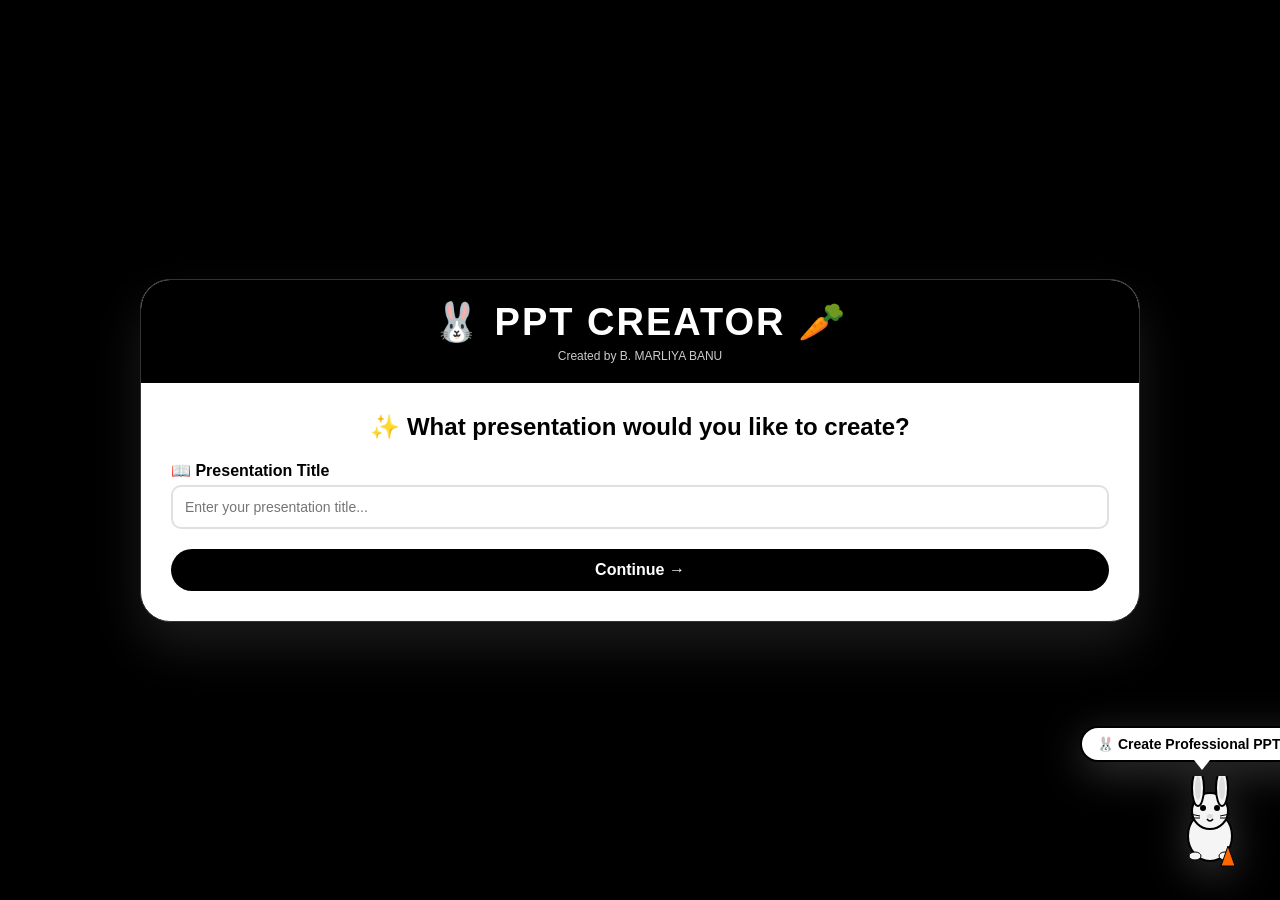
<file: frontend/index.html>
<!DOCTYPE html>
<html lang="en">
<head>
    <meta charset="UTF-8">
    <meta name="viewport" content="width=device-width, initial-scale=1.0">
    <title>PPT CREATOR</title>
    <style>
        * { margin: 0; padding: 0; box-sizing: border-box; }
        
        body {
            font-family: 'Segoe UI', sans-serif;
            background: #000000;
            min-height: 100vh;
            display: flex;
            align-items: center;
            justify-content: center;
            padding: 20px;
            position: relative;
            overflow-x: hidden;
        }
        
        /* Falling Animation */
        .falling-container {
            position: fixed;
            top: 0;
            left: 0;
            width: 100%;
            height: 100%;
            pointer-events: none;
            z-index: 0;
        }
        
        .falling-item {
            position: absolute;
            font-size: 30px;
            animation: fallItem linear infinite;
            opacity: 0;
        }
        
        @keyframes fallItem {
            0% {
                transform: translateY(-100px) rotate(0deg);
                opacity: 1;
            }
            100% {
                transform: translateY(100vh) rotate(360deg);
                opacity: 0;
            }
        }
        
        /* Bunny Character */
        .bunny-container {
            position: fixed;
            bottom: 20px;
            right: 20px;
            z-index: 10;
            cursor: pointer;
            animation: bounceBunny 2s infinite;
        }
        
        @keyframes bounceBunny {
            0%, 100% { transform: translateY(0); }
            50% { transform: translateY(-15px); }
        }
        
        .bunny { text-align: center; filter: drop-shadow(0 10px 20px rgba(255,255,255,0.2)); }
        .bunny:hover { transform: scale(1.1); transition: transform 0.3s; }
        
        .bunny-speech {
            position: absolute;
            top: -50px;
            left: -80px;
            background: white;
            color: black;
            border-radius: 20px;
            padding: 8px 15px;
            font-size: 14px;
            font-weight: bold;
            white-space: nowrap;
            animation: shake 0.5s infinite;
            border: 2px solid black;
        }
        
        .bunny-speech::after {
            content: '';
            position: absolute;
            bottom: -10px;
            left: 50%;
            transform: translateX(-50%);
            border-width: 10px 8px 0 8px;
            border-style: solid;
            border-color: white transparent transparent transparent;
        }
        
        @keyframes shake {
            0%, 100% { transform: translateX(0); }
            25% { transform: translateX(-3px); }
            75% { transform: translateX(3px); }
        }
        
        .container {
            max-width: 1000px;
            width: 100%;
            background: white;
            border-radius: 30px;
            box-shadow: 0 25px 50px rgba(255,255,255,0.1);
            overflow: hidden;
            position: relative;
            z-index: 1;
            border: 1px solid #333;
        }
        
        .header {
            background: #000;
            padding: 20px;
            text-align: center;
            color: white;
        }
        
        .header h1 { font-size: 38px; letter-spacing: 2px; }
        .header p { font-size: 12px; opacity: 0.8; margin-top: 5px; }
        
        .page { display: none; padding: 30px; animation: fadeIn 0.5s ease; }
        .page.active { display: block; }
        
        @keyframes fadeIn {
            from { opacity: 0; transform: translateY(20px); }
            to { opacity: 1; transform: translateY(0); }
        }
        
        h2 { font-size: 24px; color: #000; margin-bottom: 20px; text-align: center; }
        label { font-weight: bold; display: block; margin-top: 15px; margin-bottom: 5px; }
        
        input, textarea, select {
            width: 100%;
            padding: 12px;
            border: 2px solid #e0e0e0;
            border-radius: 10px;
            font-size: 14px;
            font-family: inherit;
            transition: all 0.3s;
        }
        
        input:focus, textarea:focus, select:focus {
            outline: none;
            border-color: #000;
            box-shadow: 0 0 0 3px rgba(0,0,0,0.1);
        }
        
        .slide-editor {
            background: #f9f9f9;
            border-radius: 15px;
            padding: 20px;
            margin-bottom: 20px;
            border: 1px solid #e0e0e0;
        }
        
        .slide-title-input {
            font-weight: bold;
            width: 70%;
            padding: 8px;
            margin-bottom: 10px;
            display: inline-block;
        }
        
        .slide-content-text {
            width: 100%;
            min-height: 120px;
            padding: 10px;
        }
        
        button {
            padding: 12px 25px;
            font-size: 16px;
            font-weight: bold;
            border: none;
            border-radius: 50px;
            cursor: pointer;
            transition: all 0.3s;
        }
        
        .btn-primary { background: #000; color: white; width: 100%; }
        .btn-primary:hover { transform: translateY(-2px); box-shadow: 0 5px 15px rgba(0,0,0,0.3); }
        .btn-secondary { background: #f0f0f0; color: #000; border: 1px solid #000; }
        .btn-secondary:hover { background: #000; color: white; }
        
        .button-group { display: flex; gap: 15px; justify-content: center; margin-top: 20px; }
        
        .progress { display: flex; justify-content: center; margin-bottom: 20px; }
        .step { width: 35px; height: 35px; border-radius: 50%; background: #e0e0e0; display: flex; align-items: center; justify-content: center; font-weight: bold; margin: 0 5px; }
        .step.active { background: #000; color: white; }
        .step-line { width: 40px; height: 2px; background: #e0e0e0; margin: auto 5px; }
        
        .style-grid { display: grid; grid-template-columns: repeat(3,1fr); gap: 10px; margin: 10px 0; }
        .style-card { padding: 10px; border: 2px solid #ddd; border-radius: 10px; text-align: center; cursor: pointer; transition: all 0.3s; }
        .style-card:hover { transform: translateY(-2px); border-color: #000; }
        .style-card.selected { border-color: #000; background: #f5f5f5; }
        
        .loader { text-align: center; padding: 40px; }
        .spinner { width: 50px; height: 50px; border: 4px solid #f3f3f3; border-top: 4px solid #000; border-radius: 50%; animation: spin 1s linear infinite; margin: 20px auto; }
        @keyframes spin { 0% { transform: rotate(0deg); } 100% { transform: rotate(360deg); } }
        
        .success { text-align: center; padding: 40px; }
        .checkmark { font-size: 70px; margin-bottom: 20px; animation: bounce 0.5s ease; }
        @keyframes bounce { 0%, 100% { transform: scale(1); } 50% { transform: scale(1.2); } }
        
        .info-box { background: #f5f5f5; padding: 20px; border-radius: 15px; margin: 20px 0; text-align: left; }
        
        .shake-button { animation: shakeButton 0.5s ease-in-out infinite; }
        @keyframes shakeButton { 0%, 100% { transform: translateX(0); } 25% { transform: translateX(-5px); } 75% { transform: translateX(5px); } }
        
        .continue-btn { width: 100%; margin-top: 20px; animation: shakeButton 1s ease-in-out infinite; }
        .continue-btn:hover { animation: none; }
        
        .scroll-area { max-height: 500px; overflow-y: auto; padding-right: 10px; }
        .scroll-area::-webkit-scrollbar { width: 8px; }
        .scroll-area::-webkit-scrollbar-track { background: #f1f1f1; border-radius: 10px; }
        .scroll-area::-webkit-scrollbar-thumb { background: #000; border-radius: 10px; }
        
        .slide-count { text-align: center; color: #666; margin-bottom: 15px; font-size: 14px; }
        .remove-btn { background: #ff4444; color: white; border: none; border-radius: 8px; padding: 5px 12px; cursor: pointer; float: right; font-size: 12px; }
        .remove-btn:hover { background: #cc0000; }
        .add-btn { background: #000; color: white; border: none; border-radius: 10px; padding: 12px; width: 100%; margin-top: 10px; cursor: pointer; font-weight: bold; }
        
        @media (max-width: 768px) {
            .page { padding: 20px; }
            .bunny-container { transform: scale(0.8); bottom: 5px; right: 5px; }
            .bunny-speech { font-size: 10px; left: -60px; top: -40px; white-space: nowrap; }
            .style-grid { grid-template-columns: repeat(2,1fr); }
        }
    </style>
</head>
<body>
    <div class="falling-container" id="fallingContainer"></div>
    
    <div class="bunny-container">
        <div class="bunny">
            <div class="bunny-speech">🐰 Create Professional PPT! 🥕</div>
            <svg width="100" height="100" viewBox="0 0 100 100">
                <ellipse cx="50" cy="60" rx="22" ry="25" fill="#f5f5f5" stroke="#000" stroke-width="2"/>
                <circle cx="50" cy="35" r="18" fill="#f5f5f5" stroke="#000" stroke-width="2"/>
                <ellipse cx="38" cy="12" rx="6" ry="18" fill="#f5f5f5" stroke="#000" stroke-width="2"/>
                <ellipse cx="62" cy="12" rx="6" ry="18" fill="#f5f5f5" stroke="#000" stroke-width="2"/>
                <ellipse cx="38" cy="12" rx="3" ry="12" fill="#ddd"/>
                <ellipse cx="62" cy="12" rx="3" ry="12" fill="#ddd"/>
                <circle cx="43" cy="32" r="3" fill="#000"/>
                <circle cx="57" cy="32" r="3" fill="#000"/>
                <ellipse cx="50" cy="40" rx="3" ry="2" fill="#ddd"/>
                <path d="M47 43 Q50 47 53 43" stroke="#000" stroke-width="1.5" fill="none"/>
                <line x1="30" y1="38" x2="40" y2="40" stroke="#000" stroke-width="1"/>
                <line x1="30" y1="42" x2="40" y2="42" stroke="#000" stroke-width="1"/>
                <line x1="70" y1="38" x2="60" y2="40" stroke="#000" stroke-width="1"/>
                <line x1="70" y1="42" x2="60" y2="42" stroke="#000" stroke-width="1"/>
                <ellipse cx="35" cy="80" rx="6" ry="4" fill="#f5f5f5" stroke="#000" stroke-width="1"/>
                <ellipse cx="65" cy="80" rx="6" ry="4" fill="#f5f5f5" stroke="#000" stroke-width="1"/>
                <polygon points="68,70 75,90 61,90" fill="#ff6600" stroke="#000" stroke-width="1"/>
            </svg>
        </div>
    </div>
    
    <div class="container">
        <div class="header">
            <h1>🐰 PPT CREATOR 🥕</h1>
            <p>Created by B. MARLIYA BANU</p>
        </div>
        
        <!-- PAGE 1: Presentation Title -->
        <div id="page1" class="page active">
            <h2>✨ What presentation would you like to create?</h2>
            <label>📖 Presentation Title</label>
            <input type="text" id="pptTitle" placeholder="Enter your presentation title...">
            <button class="btn-primary continue-btn" id="nextBtn1" onclick="goToPage2()">Continue →</button>
        </div>
        
        <!-- PAGE 2: Your Name + Style Theme -->
        <div id="page2" class="page">
            <div class="progress">
                <div class="step active">1</div><div class="step-line"></div>
                <div class="step active">2</div><div class="step-line"></div>
                <div class="step">3</div>
            </div>
            <h2>🎨 Your Information & Style</h2>
            
            <label>👤 Your Name</label>
            <input type="text" id="creatorName" placeholder="Enter your name..." value="B. MARLIYA BANU">
            
            <label>🎨 Choose Style Theme</label>
            <div class="style-grid">
                <div class="style-card selected" data-style="corporate" onclick="selectStyle('corporate')">💼 Corporate Blue</div>
                <div class="style-card" data-style="modern" onclick="selectStyle('modern')">✨ Modern Purple</div>
                <div class="style-card" data-style="minimal" onclick="selectStyle('minimal')">🎯 Minimal Teal</div>
                <div class="style-card" data-style="bold" onclick="selectStyle('bold')">⚡ Bold Red</div>
                <div class="style-card" data-style="elegant" onclick="selectStyle('elegant')">💜 Elegant Purple</div>
                <div class="style-card" data-style="nature" onclick="selectStyle('nature')">🌿 Nature Green</div>
                <div class="style-card" data-style="ocean" onclick="selectStyle('ocean')">🌊 Ocean Blue</div>
            </div>
            
            <div class="button-group">
                <button class="btn-secondary" onclick="goToPage1()">← Back</button>
                <button class="btn-primary" onclick="goToPage3()">Continue →</button>
            </div>
        </div>
        
        <!-- PAGE 3: Font + Background Settings -->
        <div id="page3" class="page">
            <div class="progress">
                <div class="step active">1</div><div class="step-line"></div>
                <div class="step active">2</div><div class="step-line"></div>
                <div class="step active">3</div>
            </div>
            <h2>🎨 Font & Background Settings</h2>
            
            <label>🎨 Background Color</label>
            <select id="bgColor">
                <option value="white">⚪ White</option>
                <option value="black">⚫ Black</option>
                <option value="light_gray">◻️ Light Gray</option>
                <option value="dark_gray">◼️ Dark Gray</option>
                <option value="light_blue">💙 Light Blue</option>
                <option value="dark_blue">🔵 Dark Blue</option>
                <option value="light_green">💚 Light Green</option>
                <option value="dark_green">🟢 Dark Green</option>
                <option value="light_yellow">💛 Light Yellow</option>
                <option value="light_purple">💜 Light Purple</option>
                <option value="dark_purple">🟣 Dark Purple</option>
                <option value="light_red">❤️ Light Red</option>
                <option value="dark_red">🔴 Dark Red</option>
            </select>
            
            <label>✏️ Font Color</label>
            <select id="fontColor">
                <option value="black">⚫ Black</option>
                <option value="white">⚪ White</option>
                <option value="blue">🔵 Blue</option>
                <option value="red">🔴 Red</option>
                <option value="green">🟢 Green</option>
                <option value="purple">🟣 Purple</option>
                <option value="orange">🟠 Orange</option>
                <option value="gray">◻️ Gray</option>
            </select>
            
            <label>📝 Font Style</label>
            <select id="fontStyle">
                <option value="Arial">Arial</option>
                <option value="Calibri">Calibri</option>
                <option value="Times New Roman">Times New Roman</option>
                <option value="Verdana">Verdana</option>
                <option value="Georgia">Georgia</option>
                <option value="Impact">Impact</option>
                <option value="Segoe UI">Segoe UI</option>
            </select>
            
            <div class="button-group">
                <button class="btn-secondary" onclick="goToPage2()">← Back</button>
                <button class="btn-primary" onclick="goToPage4()">Continue →</button>
            </div>
        </div>
        
        <!-- PAGE 4: Add/Edit Slides (Up to 15) -->
        <div id="page4" class="page">
            <div class="progress">
                <div class="step active">1</div><div class="step-line"></div>
                <div class="step active">2</div><div class="step-line"></div>
                <div class="step active">3</div>
            </div>
            <h2>📝 Create Your Slides (Max 15)</h2>
            <div class="slide-count" id="slideCount">Slides: 1 / 15</div>
            <div class="scroll-area" id="slidesContainer"></div>
            <div class="button-group">
                <button class="btn-secondary" onclick="goToPage3()">← Back</button>
                <button class="btn-primary" onclick="generatePPT()">Generate PPT →</button>
            </div>
        </div>
        
        <!-- PAGE 5: Generating & Result -->
        <div id="page5" class="page">
            <div class="progress">
                <div class="step active">1</div><div class="step-line"></div>
                <div class="step active">2</div><div class="step-line"></div>
                <div class="step active">3</div>
            </div>
            <div id="loading" class="loader">
                <div class="spinner"></div>
                <h3>🐰 Creating Your Professional Presentation... 🥕</h3>
                <p>Please wait while we generate your PPT</p>
            </div>
            <div id="result" style="display: none;" class="success">
                <div class="checkmark">🎉✨🌟</div>
                <h2>Your Professional Presentation is Ready!</h2>
                <div class="info-box" id="info"></div>
                <button class="btn-primary" onclick="downloadPPT()" style="width:100%">📥 Download PPT</button>
                <button class="btn-secondary" onclick="resetApp()" style="width:100%; margin-top:10px">Create Another →</button>
            </div>
        </div>
    </div>
    
    <script>
        // Create falling items
        function createFallingItems() {
            const container = document.getElementById('fallingContainer');
            const items = ['🥕', '🥕', '🐰', '✨', '🌟', '💼', '📊', '🎨', '❤️'];
            for (let i = 0; i < 150; i++) {
                const item = document.createElement('div');
                item.className = 'falling-item';
                item.innerHTML = items[Math.floor(Math.random() * items.length)];
                item.style.left = Math.random() * 100 + '%';
                item.style.animationDuration = Math.random() * 4 + 2 + 's';
                item.style.animationDelay = Math.random() * 8 + 's';
                item.style.fontSize = Math.random() * 25 + 20 + 'px';
                container.appendChild(item);
            }
        }
        
        // Call createFallingItems when page loads
        window.onload = function() {
            createFallingItems();
        };
        
        let currentStyle = 'corporate';
        let slidesData = [];
        
        function initSlides() {
            slidesData = [
                { title: "Introduction", content: ["Welcome to my presentation", "Key topics to be covered", "What you will learn"] }
            ];
            renderSlides();
        }
        
        function renderSlides() {
            const container = document.getElementById('slidesContainer');
            if (!container) return;
            container.innerHTML = '';
            
            for (let i = 0; i < slidesData.length; i++) {
                const slideDiv = document.createElement('div');
                slideDiv.className = 'slide-editor';
                slideDiv.innerHTML = `
                    <div>
                        <input type="text" class="slide-title-input" id="slide_title_${i}" value="${slidesData[i].title.replace(/"/g, '&quot;')}" placeholder="Slide Title">
                        ${slidesData.length > 1 ? `<button class="remove-btn" onclick="removeSlide(${i})">✗ Remove</button>` : ''}
                    </div>
                    <textarea class="slide-content-text" id="slide_content_${i}" rows="4" placeholder="Enter bullet points (one per line)">${slidesData[i].content.join('\n')}</textarea>
                `;
                container.appendChild(slideDiv);
            }
            
            const slideCount = document.getElementById('slideCount');
            if (slideCount) slideCount.innerHTML = `Slides: ${slidesData.length} / 15`;
            
            if (slidesData.length < 15) {
                const addBtn = document.createElement('button');
                addBtn.innerHTML = '+ Add New Slide';
                addBtn.className = 'add-btn';
                addBtn.onclick = () => addSlide();
                container.appendChild(addBtn);
            }
        }
        
        function addSlide() {
            if (slidesData.length < 15) {
                slidesData.push({ title: `Slide ${slidesData.length + 1}`, content: ["Point 1", "Point 2", "Point 3"] });
                renderSlides();
            }
        }
        
        function removeSlide(index) {
            if (slidesData.length > 1) {
                slidesData.splice(index, 1);
                renderSlides();
            }
        }
        
        function saveSlides() {
            for (let i = 0; i < slidesData.length; i++) {
                const titleInput = document.getElementById(`slide_title_${i}`);
                const contentText = document.getElementById(`slide_content_${i}`);
                if (titleInput) slidesData[i].title = titleInput.value;
                if (contentText) {
                    slidesData[i].content = contentText.value.split('\n').filter(line => line.trim().length > 0);
                }
                if (slidesData[i].content.length === 0) slidesData[i].content = ["No content"];
            }
        }
        
        function selectStyle(style) {
            currentStyle = style;
            document.querySelectorAll('.style-card').forEach(card => card.classList.remove('selected'));
            document.querySelector(`.style-card[data-style="${style}"]`).classList.add('selected');
        }
        
        function goToPage2() {
            const title = document.getElementById('pptTitle').value.trim();
            if (!title) { alert('🐰 Please enter a presentation title! 🥕'); return; }
            document.getElementById('page1').classList.remove('active');
            document.getElementById('page2').classList.add('active');
        }
        
        function goToPage1() {
            document.getElementById('page2').classList.remove('active');
            document.getElementById('page1').classList.add('active');
        }
        
        function goToPage3() {
            const creator = document.getElementById('creatorName').value.trim();
            if (!creator) { alert('🐰 Please enter your name! 🥕'); return; }
            document.getElementById('page2').classList.remove('active');
            document.getElementById('page3').classList.add('active');
        }
        
        function goToPage4() {
            document.getElementById('page3').classList.remove('active');
            document.getElementById('page4').classList.add('active');
            initSlides();
        }
        
        async function generatePPT() {
            saveSlides();
            
            const title = document.getElementById('pptTitle').value.trim();
            const creator = document.getElementById('creatorName').value.trim();
            const bgColor = document.getElementById('bgColor').value;
            const fontColor = document.getElementById('fontColor').value;
            const fontStyle = document.getElementById('fontStyle').value;
            
            if (slidesData.length === 0) {
                alert('Please add at least one slide!');
                return;
            }
            
            document.getElementById('page4').classList.remove('active');
            document.getElementById('page5').classList.add('active');
            document.getElementById('loading').style.display = 'block';
            document.getElementById('result').style.display = 'none';
            
            try {
                const response = await fetch('/api/generate-ppt', {
                    method: 'POST',
                    headers: { 'Content-Type': 'application/json' },
                    body: JSON.stringify({
                        title: title,
                        creator_name: creator,
                        slides_content: slidesData,
                        background_color: bgColor,
                        font_color: fontColor,
                        font_style: fontStyle
                    })
                });
                
                const data = await response.json();
                
                document.getElementById('loading').style.display = 'none';
                document.getElementById('result').style.display = 'block';
                document.getElementById('info').innerHTML = `
                    <strong>📖 Title:</strong> ${title}<br>
                    <strong>👤 Creator:</strong> ${creator}<br>
                    <strong>📊 Slides:</strong> ${slidesData.length + 1}<br>
                    <strong>🎨 Background:</strong> ${bgColor.replace('_', ' ')}<br>
                    <strong>✏️ Font:</strong> ${fontColor} / ${fontStyle}<br>
                    <strong>⏰ Created:</strong> ${new Date().toLocaleString()}
                `;
                
                window.downloadUrl = data.download_url;
            } catch (error) {
                alert('Error: ' + error.message);
                resetApp();
            }
        }
        
        function downloadPPT() {
            if (window.downloadUrl) {
                window.open(window.downloadUrl, '_blank');
            } else {
                alert('Download URL not found. Please generate again!');
            }
        }
        
        function resetApp() {
            document.getElementById('pptTitle').value = '';
            document.getElementById('creatorName').value = 'B. MARLIYA BANU';
            document.getElementById('bgColor').value = 'white';
            document.getElementById('fontColor').value = 'black';
            document.getElementById('fontStyle').value = 'Arial';
            document.getElementById('page5').classList.remove('active');
            document.getElementById('page1').classList.add('active');
            slidesData = [];
            window.downloadUrl = '';
        }
        
        // Shake animation for continue button
        const nextBtn1 = document.getElementById('nextBtn1');
        if (nextBtn1) {
            setInterval(() => {
                nextBtn1.classList.add('shake-button');
                setTimeout(() => nextBtn1.classList.remove('shake-button'), 500);
            }, 3000);
        }
    </script>
</body>
</html>
</file>
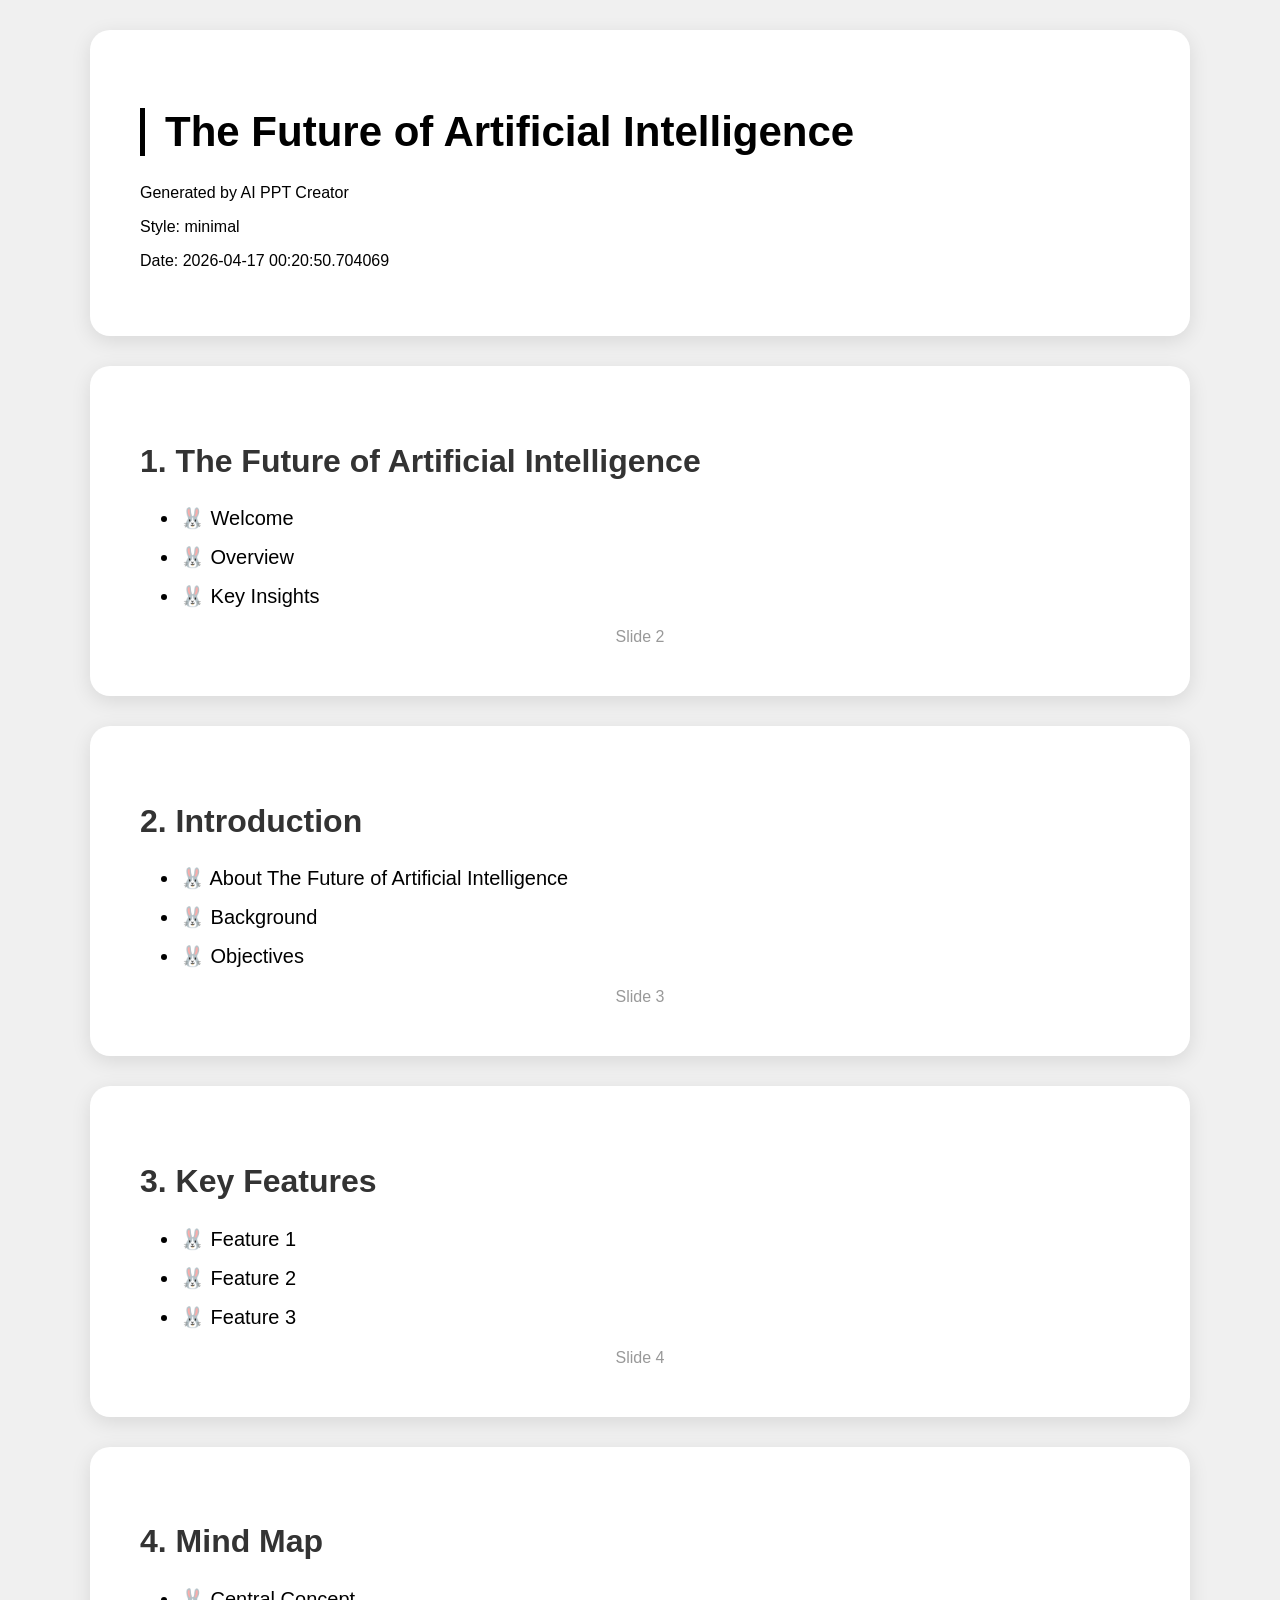
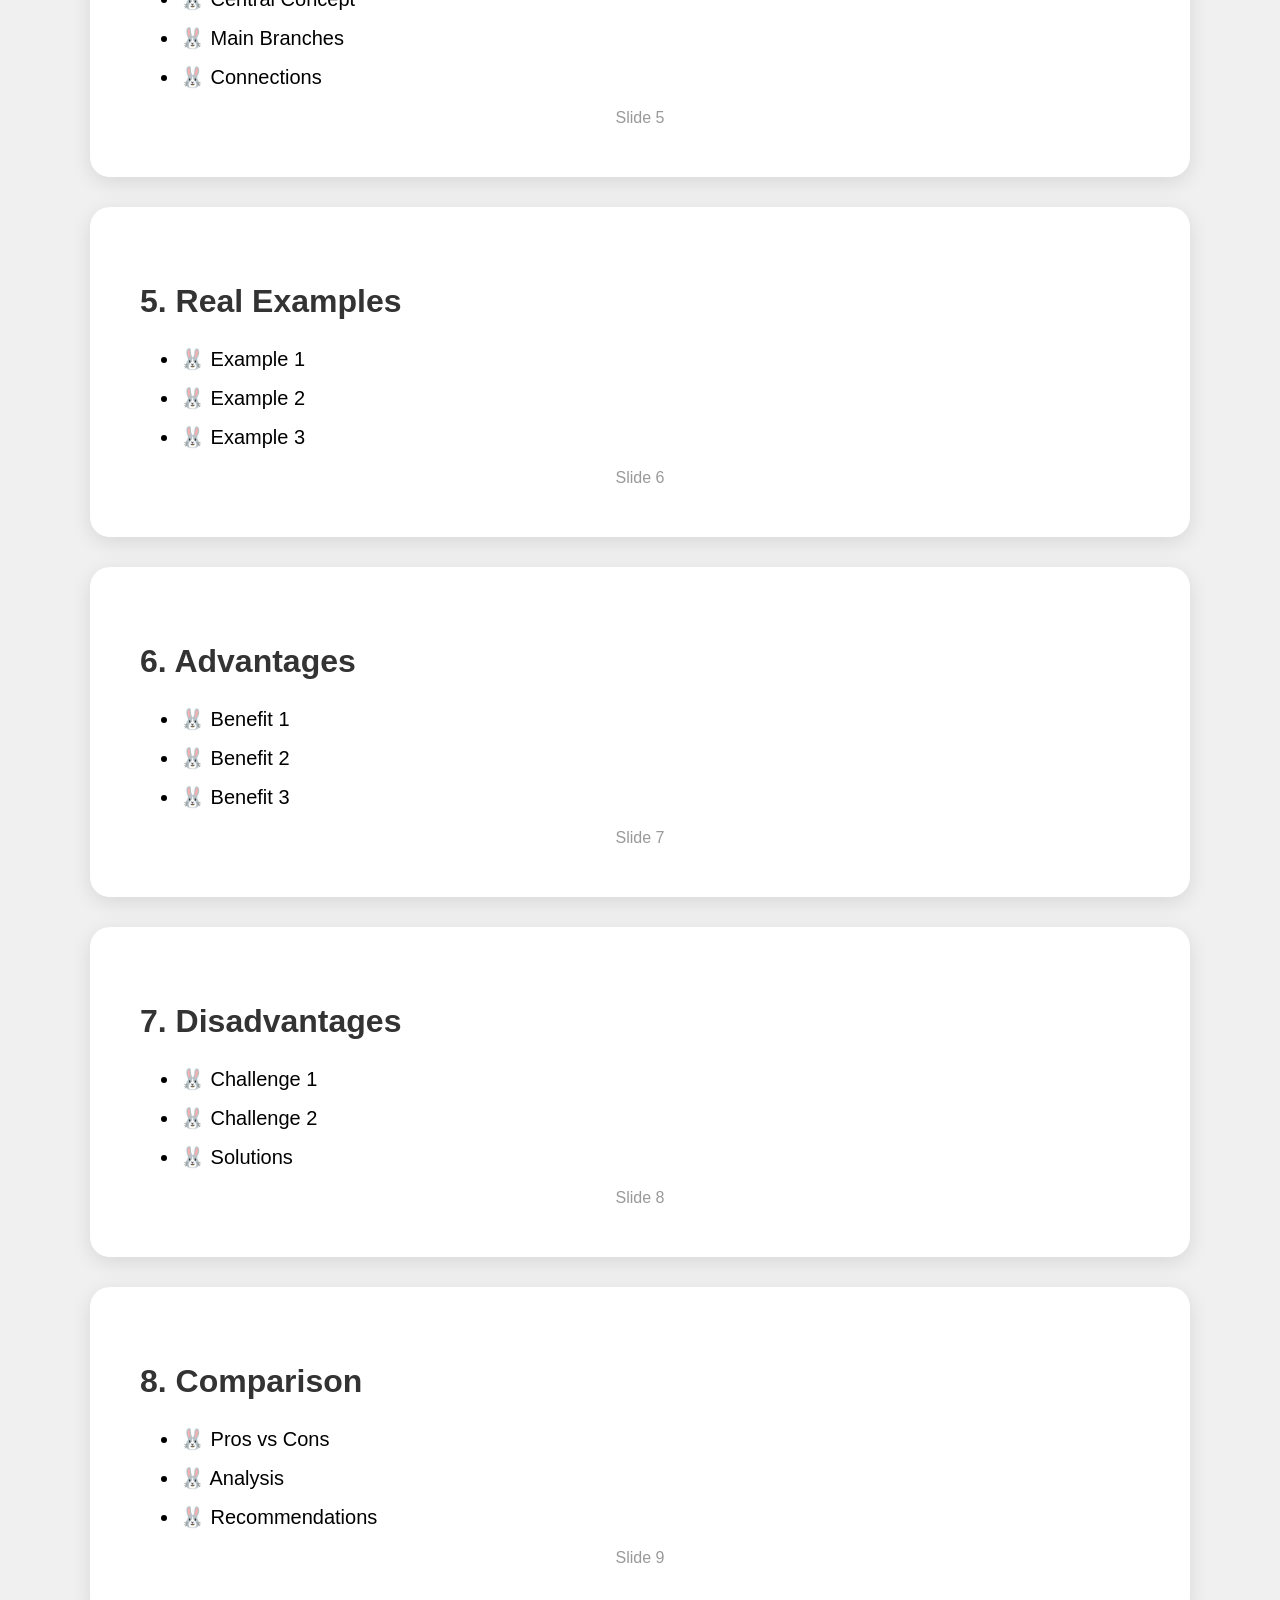
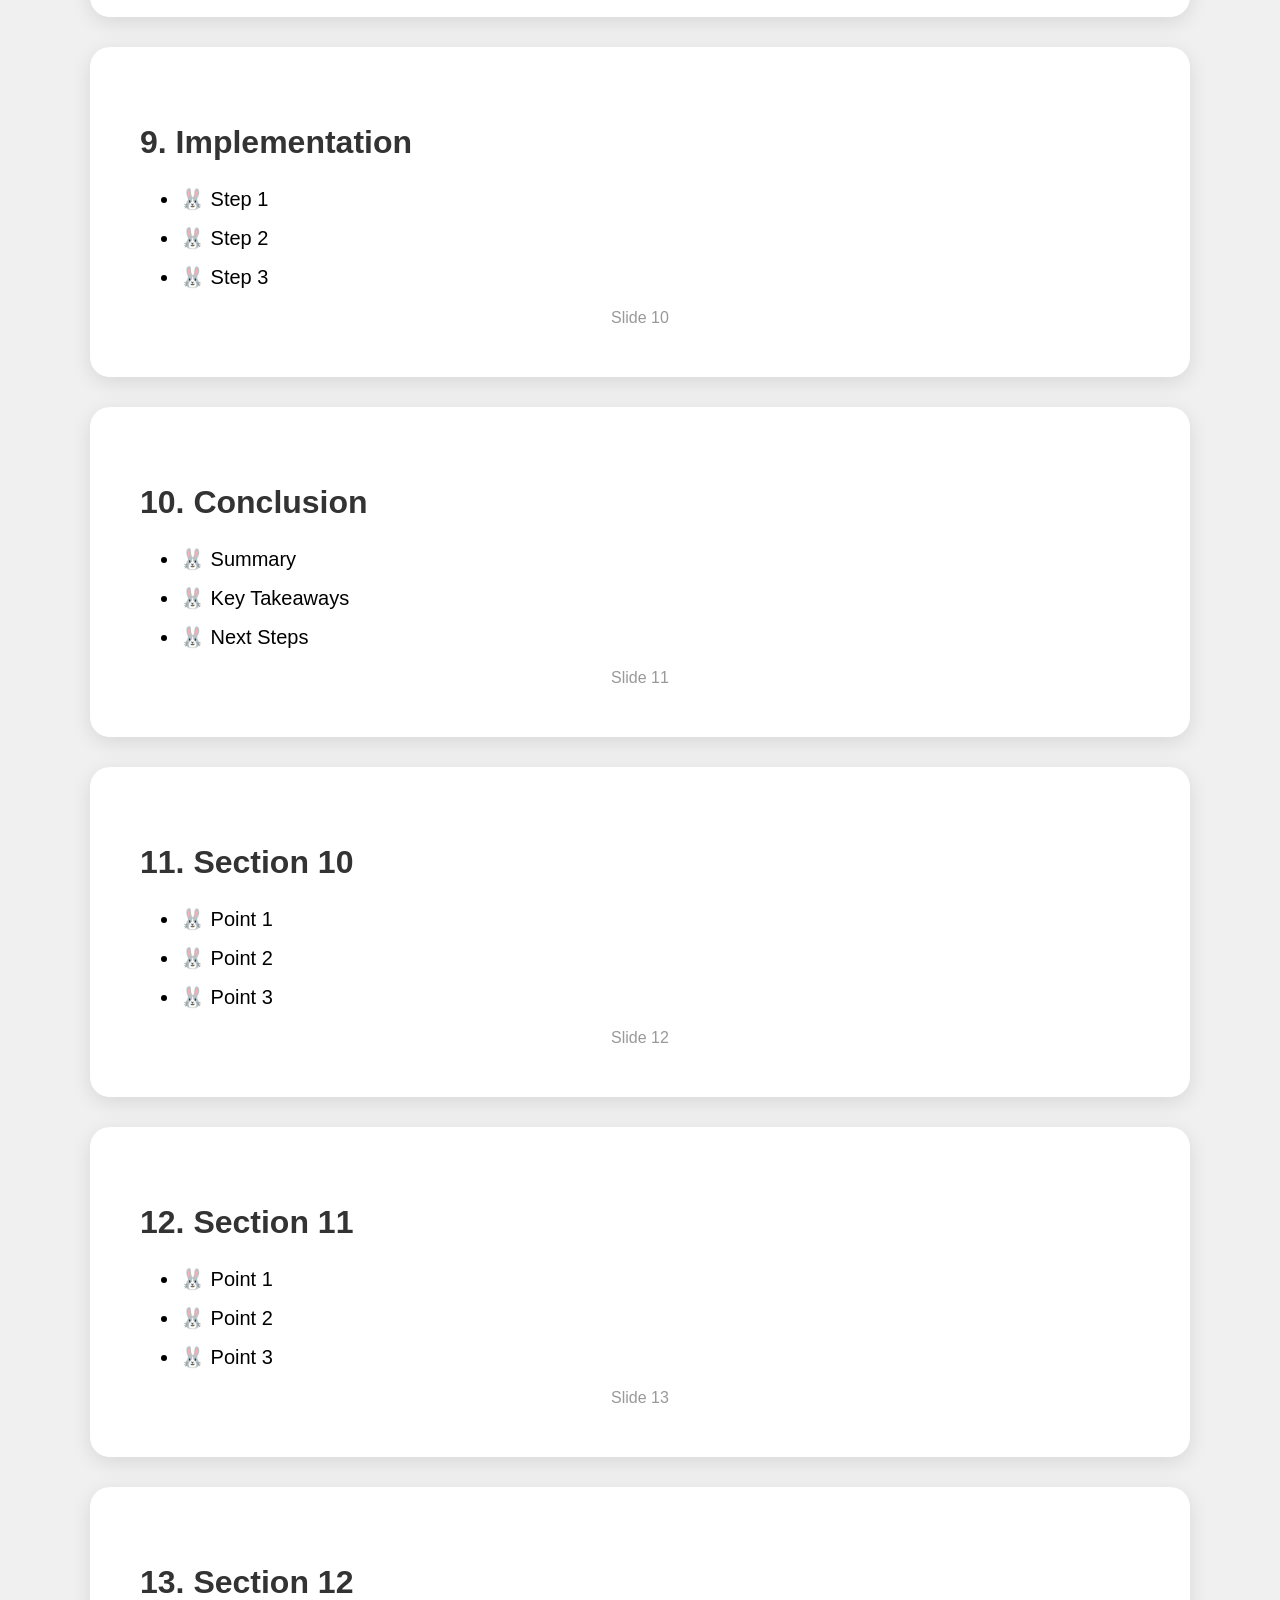
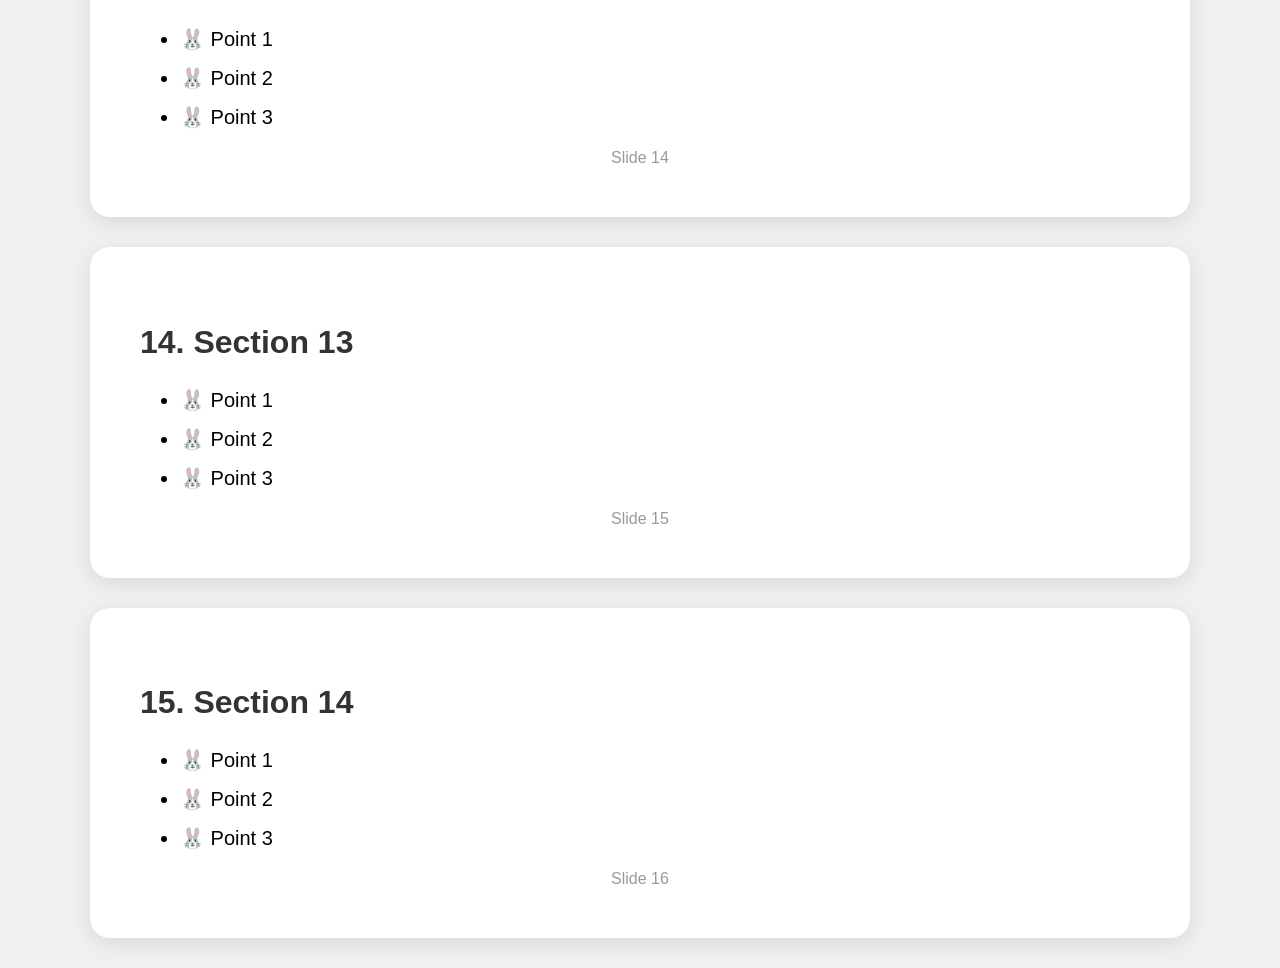
<file: my_presentations/presentation_64cb7834.html>
<!DOCTYPE html>
<html>
<head><meta charset="UTF-8"><title>The Future of Artificial Intelligence</title>
<style>
    body { font-family: 'Segoe UI', Arial; margin: 0; padding: 0; background: #f0f0f0; }
    .slide { max-width: 1000px; margin: 30px auto; padding: 50px; background: white; border-radius: 20px; box-shadow: 0 5px 20px rgba(0,0,0,0.1); }
    h1 { color: #000; font-size: 42px; border-left: 5px solid #000; padding-left: 20px; }
    h2 { color: #333; font-size: 32px; }
    li { font-size: 20px; margin: 15px 0; }
    .slide-number { text-align: center; color: #999; margin-top: 20px; }
    @media print { .slide { page-break-after: always; margin: 0; } }
</style>
</head>
<body>
<div class="slide"><h1>The Future of Artificial Intelligence</h1><p>Generated by AI PPT Creator</p><p>Style: minimal</p><p>Date: 2026-04-17 00:20:50.704069</p></div><div class="slide"><h2>1. The Future of Artificial Intelligence</h2><ul><li>🐰 Welcome</li><li>🐰 Overview</li><li>🐰 Key Insights</li></ul><div class="slide-number">Slide 2</div></div><div class="slide"><h2>2. Introduction</h2><ul><li>🐰 About The Future of Artificial Intelligence</li><li>🐰 Background</li><li>🐰 Objectives</li></ul><div class="slide-number">Slide 3</div></div><div class="slide"><h2>3. Key Features</h2><ul><li>🐰 Feature 1</li><li>🐰 Feature 2</li><li>🐰 Feature 3</li></ul><div class="slide-number">Slide 4</div></div><div class="slide"><h2>4. Mind Map</h2><ul><li>🐰 Central Concept</li><li>🐰 Main Branches</li><li>🐰 Connections</li></ul><div class="slide-number">Slide 5</div></div><div class="slide"><h2>5. Real Examples</h2><ul><li>🐰 Example 1</li><li>🐰 Example 2</li><li>🐰 Example 3</li></ul><div class="slide-number">Slide 6</div></div><div class="slide"><h2>6. Advantages</h2><ul><li>🐰 Benefit 1</li><li>🐰 Benefit 2</li><li>🐰 Benefit 3</li></ul><div class="slide-number">Slide 7</div></div><div class="slide"><h2>7. Disadvantages</h2><ul><li>🐰 Challenge 1</li><li>🐰 Challenge 2</li><li>🐰 Solutions</li></ul><div class="slide-number">Slide 8</div></div><div class="slide"><h2>8. Comparison</h2><ul><li>🐰 Pros vs Cons</li><li>🐰 Analysis</li><li>🐰 Recommendations</li></ul><div class="slide-number">Slide 9</div></div><div class="slide"><h2>9. Implementation</h2><ul><li>🐰 Step 1</li><li>🐰 Step 2</li><li>🐰 Step 3</li></ul><div class="slide-number">Slide 10</div></div><div class="slide"><h2>10. Conclusion</h2><ul><li>🐰 Summary</li><li>🐰 Key Takeaways</li><li>🐰 Next Steps</li></ul><div class="slide-number">Slide 11</div></div><div class="slide"><h2>11. Section 10</h2><ul><li>🐰 Point 1</li><li>🐰 Point 2</li><li>🐰 Point 3</li></ul><div class="slide-number">Slide 12</div></div><div class="slide"><h2>12. Section 11</h2><ul><li>🐰 Point 1</li><li>🐰 Point 2</li><li>🐰 Point 3</li></ul><div class="slide-number">Slide 13</div></div><div class="slide"><h2>13. Section 12</h2><ul><li>🐰 Point 1</li><li>🐰 Point 2</li><li>🐰 Point 3</li></ul><div class="slide-number">Slide 14</div></div><div class="slide"><h2>14. Section 13</h2><ul><li>🐰 Point 1</li><li>🐰 Point 2</li><li>🐰 Point 3</li></ul><div class="slide-number">Slide 15</div></div><div class="slide"><h2>15. Section 14</h2><ul><li>🐰 Point 1</li><li>🐰 Point 2</li><li>🐰 Point 3</li></ul><div class="slide-number">Slide 16</div></div></body></html>
</file>
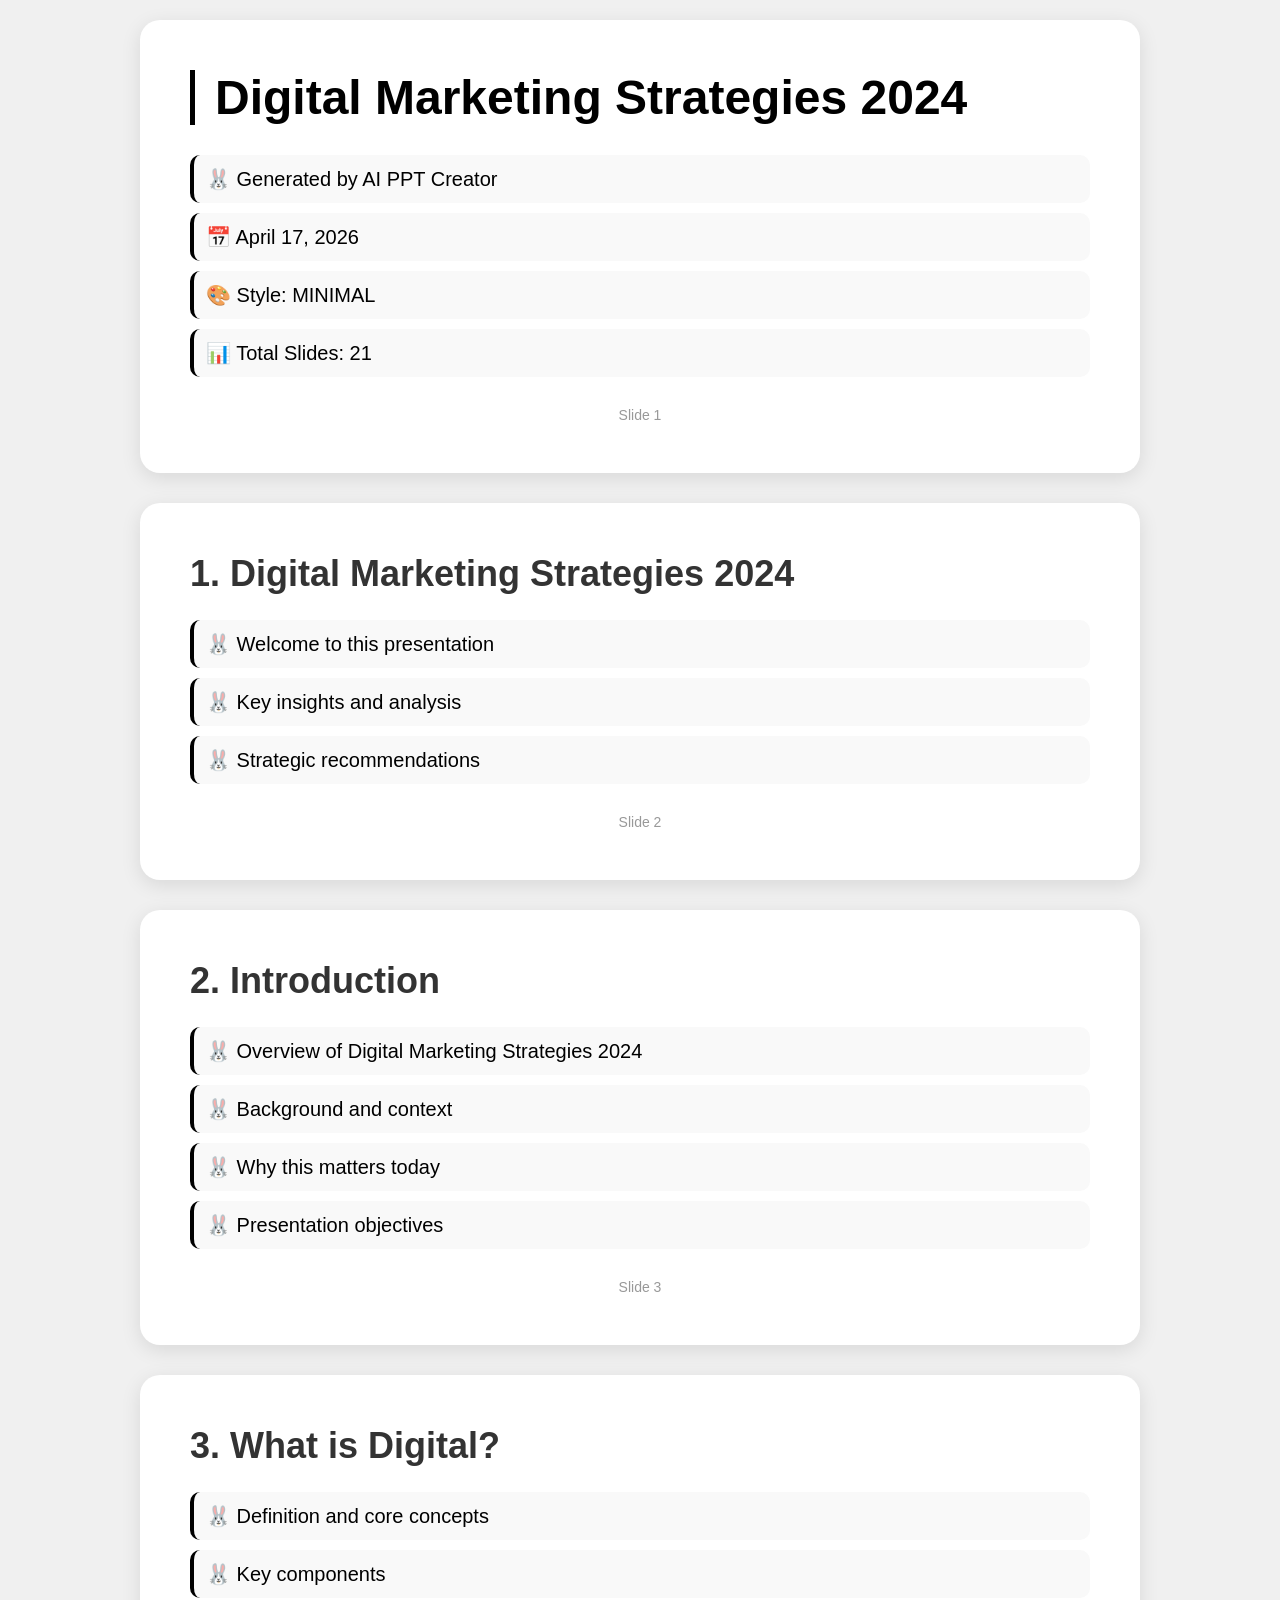
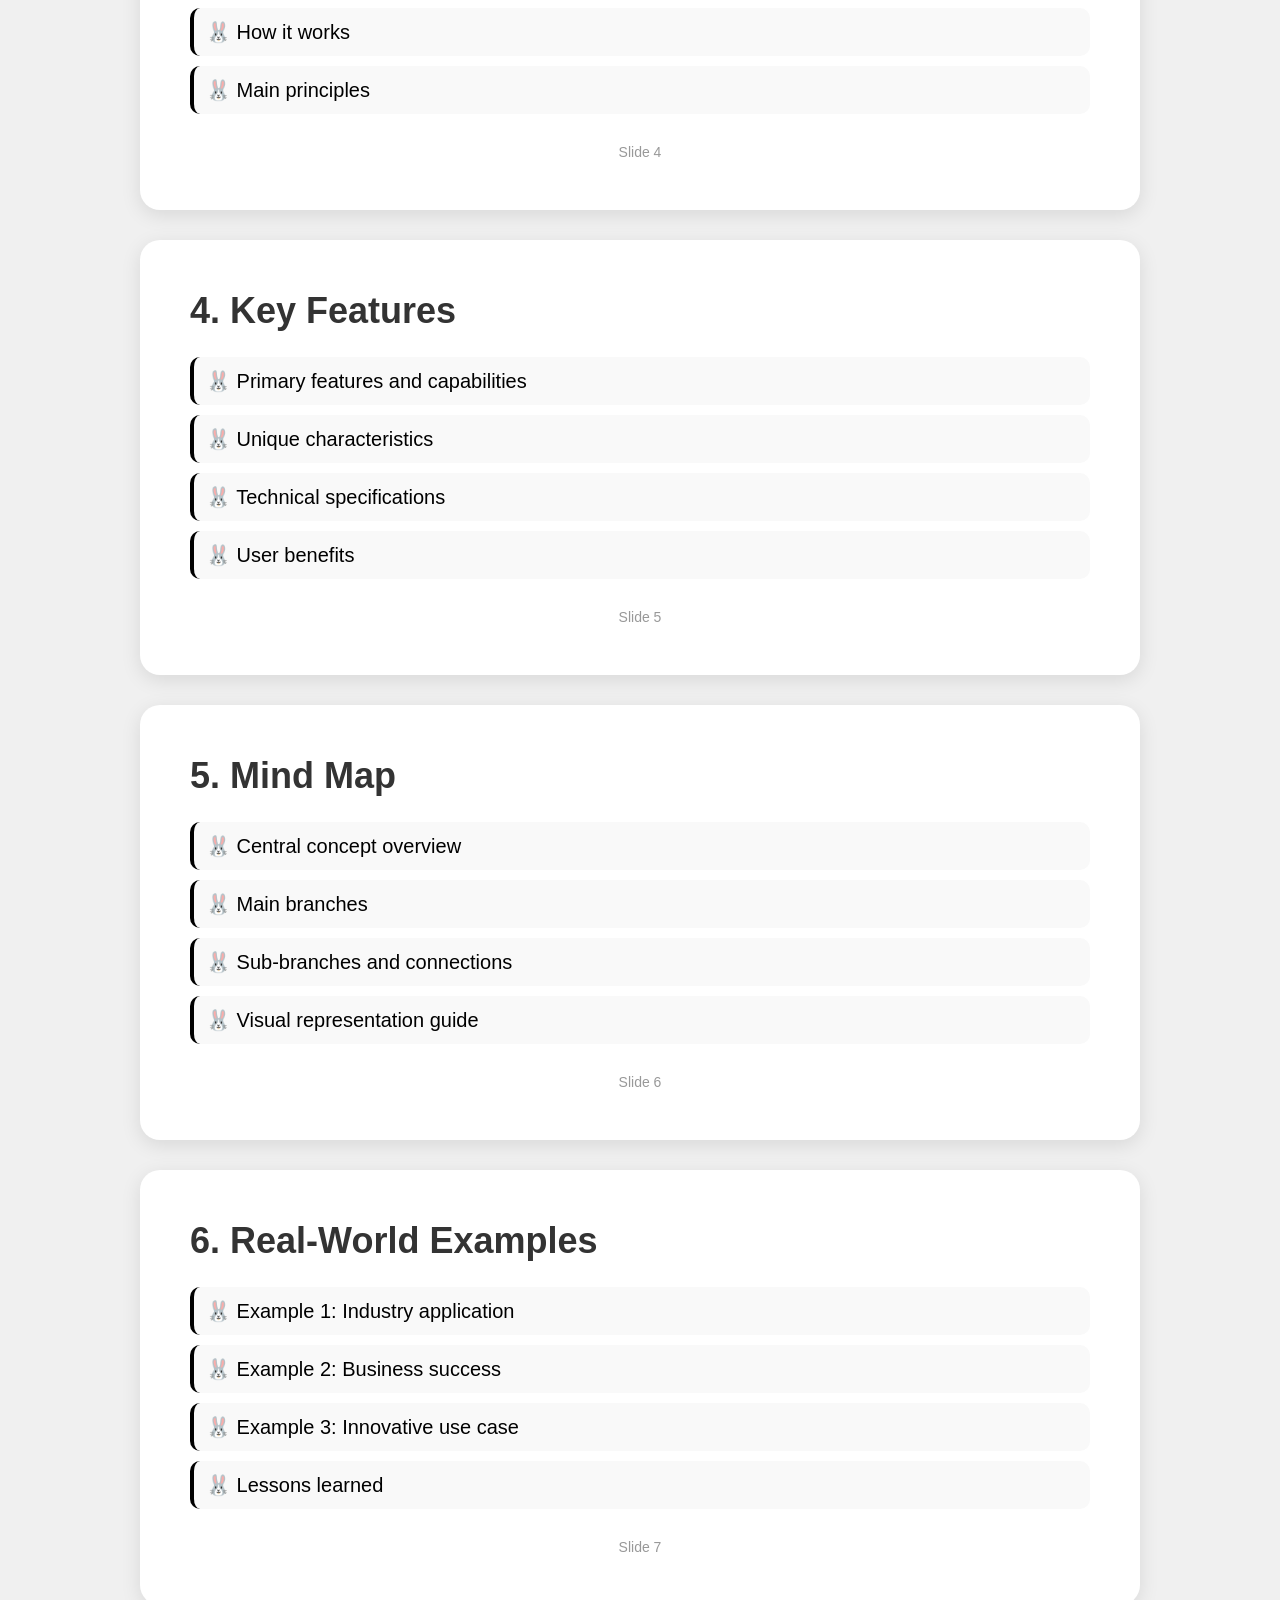
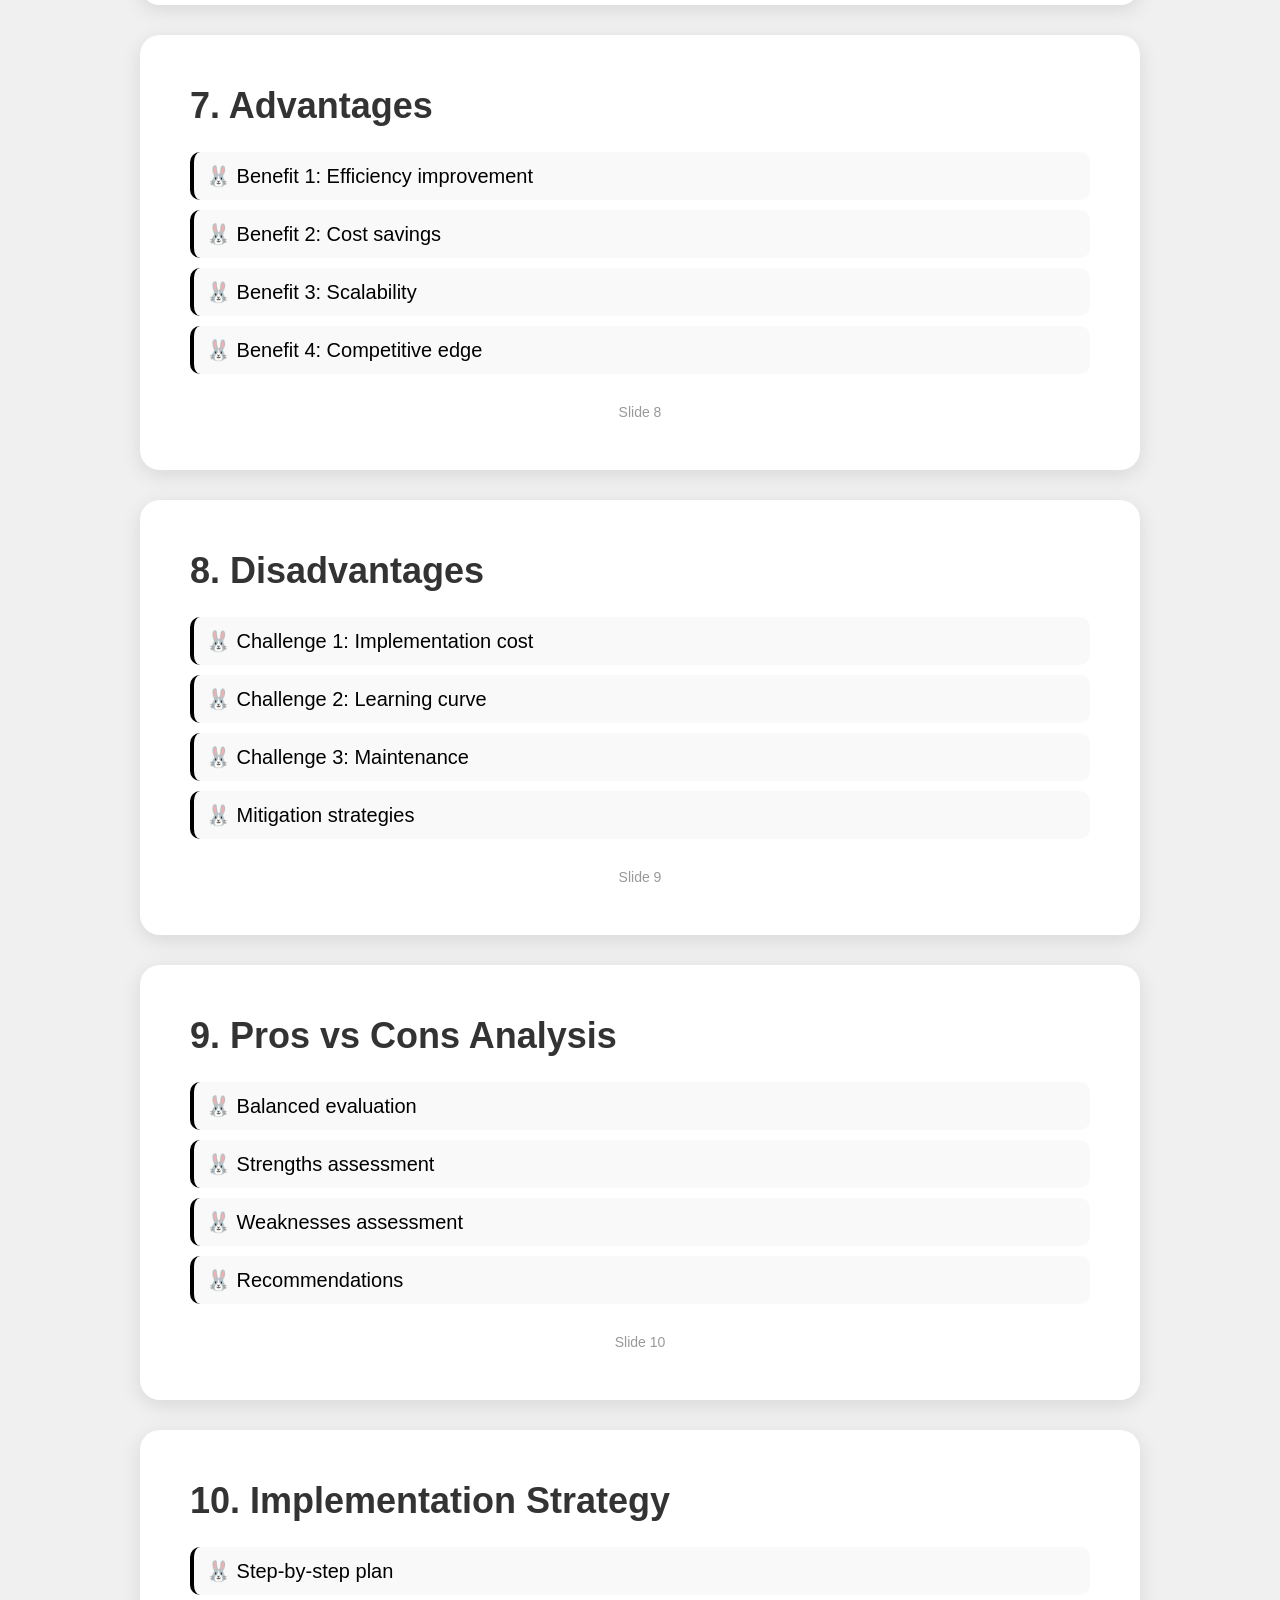
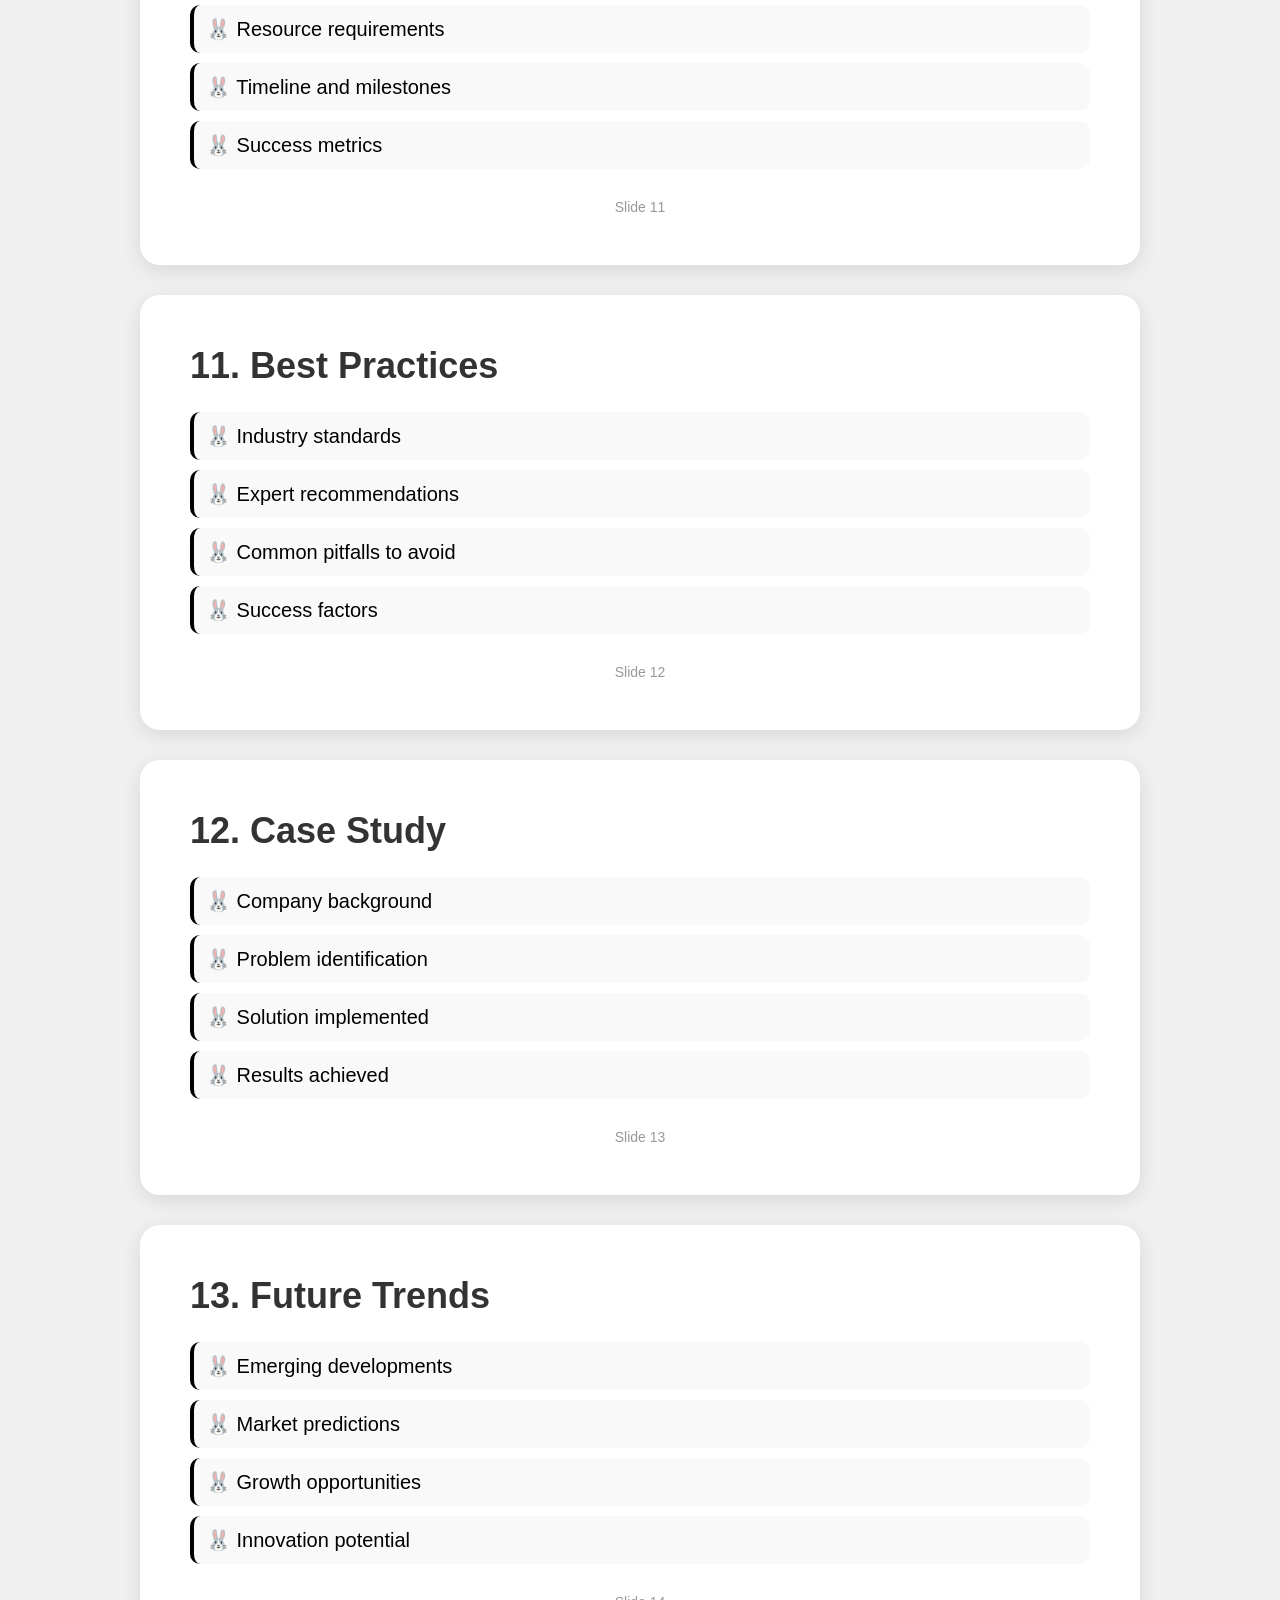
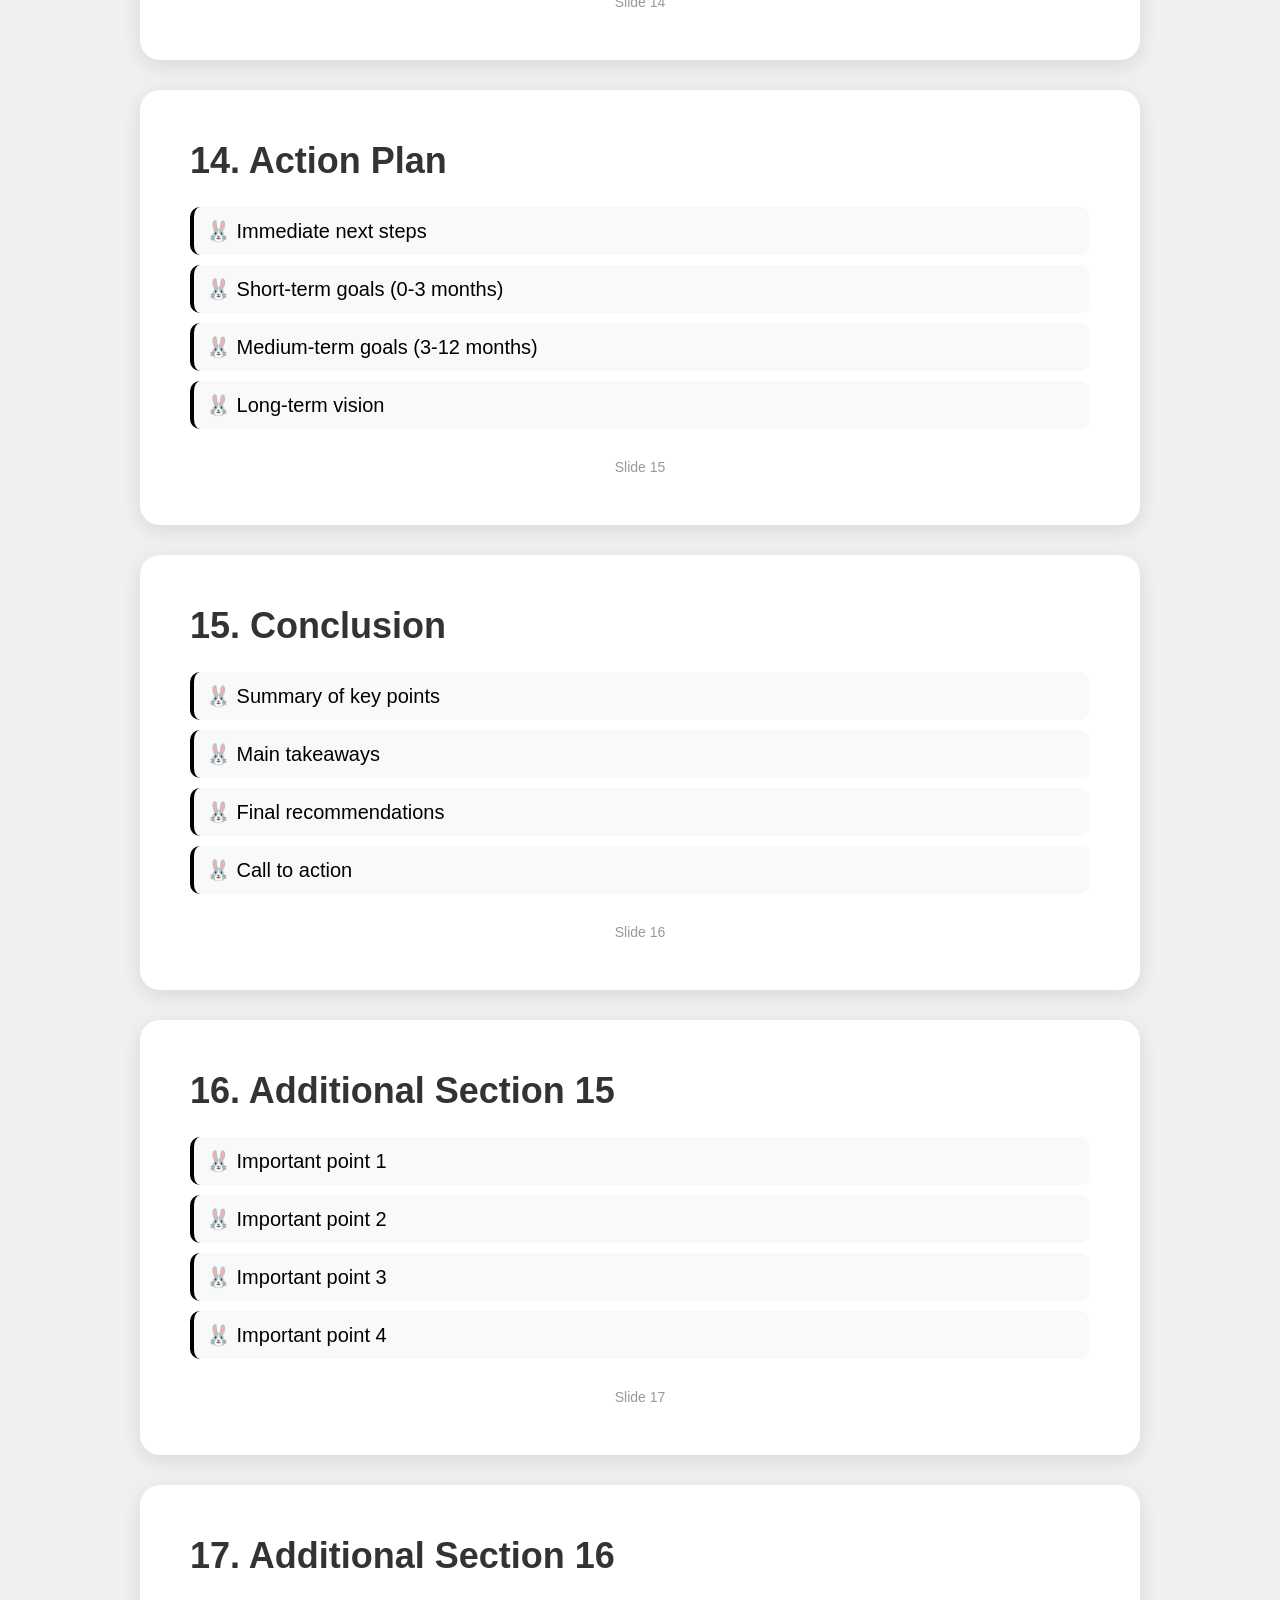
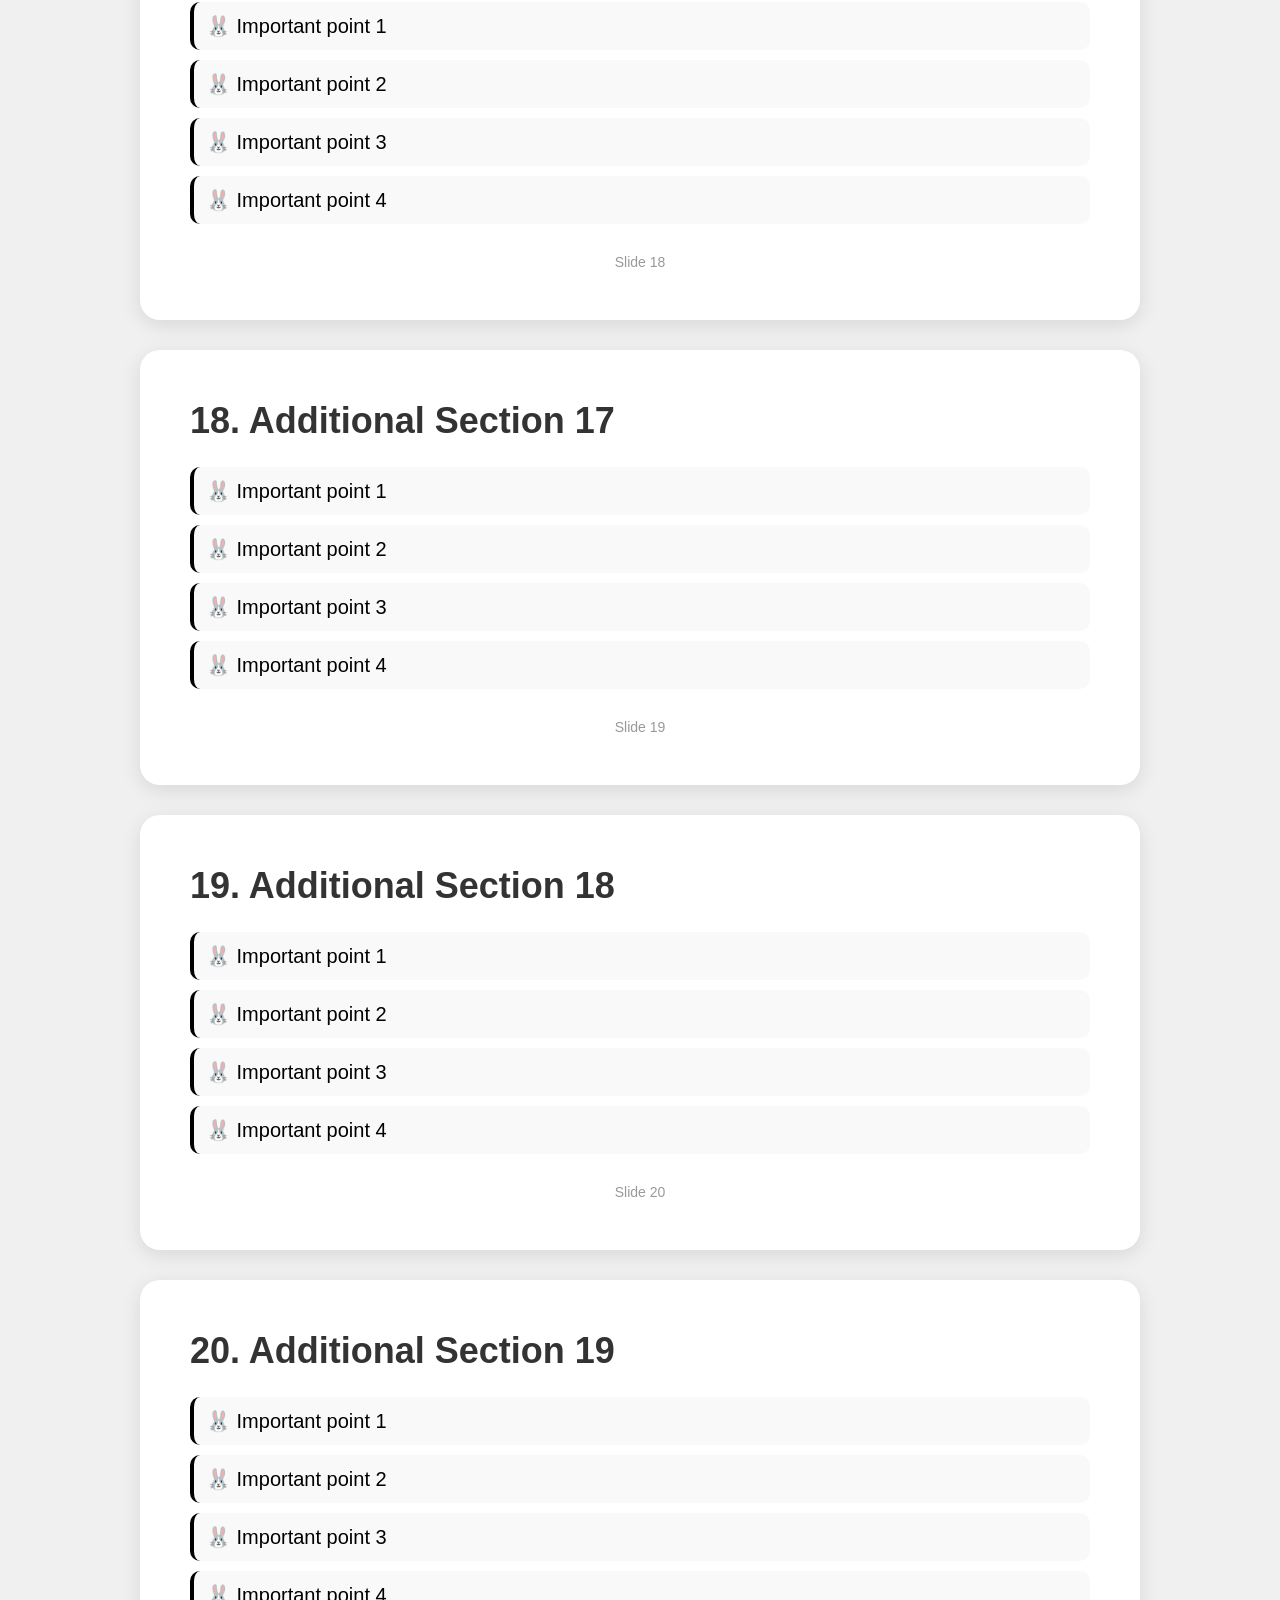
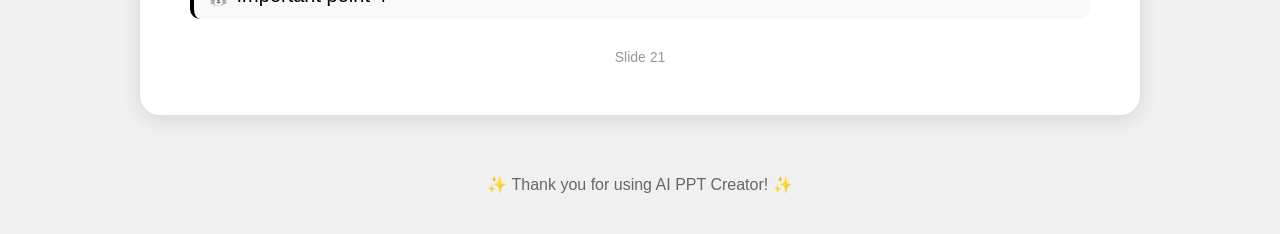
<file: backend/my_presentations/presentation_6c9ab9ca.html>
<!DOCTYPE html>
<html lang="en">
<head>
    <meta charset="UTF-8">
    <meta name="viewport" content="width=device-width, initial-scale=1.0">
    <title>Digital Marketing Strategies 2024</title>
    <style>
        * {
            margin: 0;
            padding: 0;
            box-sizing: border-box;
        }
        body {
            font-family: 'Segoe UI', Arial, sans-serif;
            background: #f0f0f0;
            padding: 20px;
        }
        .slide-container {
            max-width: 1000px;
            margin: 0 auto;
        }
        .slide {
            background: white;
            border-radius: 20px;
            padding: 50px;
            margin-bottom: 30px;
            box-shadow: 0 5px 20px rgba(0,0,0,0.1);
            page-break-after: always;
        }
        h1 {
            font-size: 48px;
            color: #000;
            margin-bottom: 30px;
            border-left: 5px solid #000;
            padding-left: 20px;
        }
        h2 {
            font-size: 36px;
            color: #333;
            margin-bottom: 25px;
        }
        h3 {
            font-size: 28px;
            color: #555;
            margin-bottom: 20px;
        }
        ul {
            list-style: none;
            padding: 0;
        }
        li {
            font-size: 20px;
            padding: 12px;
            margin: 10px 0;
            background: #f9f9f9;
            border-radius: 10px;
            border-left: 4px solid #000;
        }
        .slide-number {
            text-align: center;
            color: #999;
            margin-top: 30px;
            font-size: 14px;
        }
        .footer {
            text-align: center;
            margin-top: 40px;
            padding: 20px;
            color: #666;
        }
        @media print {
            body {
                background: white;
                padding: 0;
            }
            .slide {
                box-shadow: none;
                page-break-after: always;
                margin: 0;
                padding: 40px;
            }
        }
    </style>
</head>
<body>
    <div class="slide-container">

        <div class="slide">
            <h1>Digital Marketing Strategies 2024</h1>
            <ul>
                <li>🐰 Generated by AI PPT Creator</li>
                <li>📅 April 17, 2026</li>
                <li>🎨 Style: MINIMAL</li>
                <li>📊 Total Slides: 21</li>
            </ul>
            <div class="slide-number">Slide 1</div>
        </div>

        <div class="slide">
            <h2>1. Digital Marketing Strategies 2024</h2>
            <ul>
                <li>🐰 Welcome to this presentation</li>
                <li>🐰 Key insights and analysis</li>
                <li>🐰 Strategic recommendations</li>
            </ul>
            <div class="slide-number">Slide 2</div>
        </div>

        <div class="slide">
            <h2>2. Introduction</h2>
            <ul>
                <li>🐰 Overview of Digital Marketing Strategies 2024</li>
                <li>🐰 Background and context</li>
                <li>🐰 Why this matters today</li>
                <li>🐰 Presentation objectives</li>
            </ul>
            <div class="slide-number">Slide 3</div>
        </div>

        <div class="slide">
            <h2>3. What is Digital?</h2>
            <ul>
                <li>🐰 Definition and core concepts</li>
                <li>🐰 Key components</li>
                <li>🐰 How it works</li>
                <li>🐰 Main principles</li>
            </ul>
            <div class="slide-number">Slide 4</div>
        </div>

        <div class="slide">
            <h2>4. Key Features</h2>
            <ul>
                <li>🐰 Primary features and capabilities</li>
                <li>🐰 Unique characteristics</li>
                <li>🐰 Technical specifications</li>
                <li>🐰 User benefits</li>
            </ul>
            <div class="slide-number">Slide 5</div>
        </div>

        <div class="slide">
            <h2>5. Mind Map</h2>
            <ul>
                <li>🐰 Central concept overview</li>
                <li>🐰 Main branches</li>
                <li>🐰 Sub-branches and connections</li>
                <li>🐰 Visual representation guide</li>
            </ul>
            <div class="slide-number">Slide 6</div>
        </div>

        <div class="slide">
            <h2>6. Real-World Examples</h2>
            <ul>
                <li>🐰 Example 1: Industry application</li>
                <li>🐰 Example 2: Business success</li>
                <li>🐰 Example 3: Innovative use case</li>
                <li>🐰 Lessons learned</li>
            </ul>
            <div class="slide-number">Slide 7</div>
        </div>

        <div class="slide">
            <h2>7. Advantages</h2>
            <ul>
                <li>🐰 Benefit 1: Efficiency improvement</li>
                <li>🐰 Benefit 2: Cost savings</li>
                <li>🐰 Benefit 3: Scalability</li>
                <li>🐰 Benefit 4: Competitive edge</li>
            </ul>
            <div class="slide-number">Slide 8</div>
        </div>

        <div class="slide">
            <h2>8. Disadvantages</h2>
            <ul>
                <li>🐰 Challenge 1: Implementation cost</li>
                <li>🐰 Challenge 2: Learning curve</li>
                <li>🐰 Challenge 3: Maintenance</li>
                <li>🐰 Mitigation strategies</li>
            </ul>
            <div class="slide-number">Slide 9</div>
        </div>

        <div class="slide">
            <h2>9. Pros vs Cons Analysis</h2>
            <ul>
                <li>🐰 Balanced evaluation</li>
                <li>🐰 Strengths assessment</li>
                <li>🐰 Weaknesses assessment</li>
                <li>🐰 Recommendations</li>
            </ul>
            <div class="slide-number">Slide 10</div>
        </div>

        <div class="slide">
            <h2>10. Implementation Strategy</h2>
            <ul>
                <li>🐰 Step-by-step plan</li>
                <li>🐰 Resource requirements</li>
                <li>🐰 Timeline and milestones</li>
                <li>🐰 Success metrics</li>
            </ul>
            <div class="slide-number">Slide 11</div>
        </div>

        <div class="slide">
            <h2>11. Best Practices</h2>
            <ul>
                <li>🐰 Industry standards</li>
                <li>🐰 Expert recommendations</li>
                <li>🐰 Common pitfalls to avoid</li>
                <li>🐰 Success factors</li>
            </ul>
            <div class="slide-number">Slide 12</div>
        </div>

        <div class="slide">
            <h2>12. Case Study</h2>
            <ul>
                <li>🐰 Company background</li>
                <li>🐰 Problem identification</li>
                <li>🐰 Solution implemented</li>
                <li>🐰 Results achieved</li>
            </ul>
            <div class="slide-number">Slide 13</div>
        </div>

        <div class="slide">
            <h2>13. Future Trends</h2>
            <ul>
                <li>🐰 Emerging developments</li>
                <li>🐰 Market predictions</li>
                <li>🐰 Growth opportunities</li>
                <li>🐰 Innovation potential</li>
            </ul>
            <div class="slide-number">Slide 14</div>
        </div>

        <div class="slide">
            <h2>14. Action Plan</h2>
            <ul>
                <li>🐰 Immediate next steps</li>
                <li>🐰 Short-term goals (0-3 months)</li>
                <li>🐰 Medium-term goals (3-12 months)</li>
                <li>🐰 Long-term vision</li>
            </ul>
            <div class="slide-number">Slide 15</div>
        </div>

        <div class="slide">
            <h2>15. Conclusion</h2>
            <ul>
                <li>🐰 Summary of key points</li>
                <li>🐰 Main takeaways</li>
                <li>🐰 Final recommendations</li>
                <li>🐰 Call to action</li>
            </ul>
            <div class="slide-number">Slide 16</div>
        </div>

        <div class="slide">
            <h2>16. Additional Section 15</h2>
            <ul>
                <li>🐰 Important point 1</li>
                <li>🐰 Important point 2</li>
                <li>🐰 Important point 3</li>
                <li>🐰 Important point 4</li>
            </ul>
            <div class="slide-number">Slide 17</div>
        </div>

        <div class="slide">
            <h2>17. Additional Section 16</h2>
            <ul>
                <li>🐰 Important point 1</li>
                <li>🐰 Important point 2</li>
                <li>🐰 Important point 3</li>
                <li>🐰 Important point 4</li>
            </ul>
            <div class="slide-number">Slide 18</div>
        </div>

        <div class="slide">
            <h2>18. Additional Section 17</h2>
            <ul>
                <li>🐰 Important point 1</li>
                <li>🐰 Important point 2</li>
                <li>🐰 Important point 3</li>
                <li>🐰 Important point 4</li>
            </ul>
            <div class="slide-number">Slide 19</div>
        </div>

        <div class="slide">
            <h2>19. Additional Section 18</h2>
            <ul>
                <li>🐰 Important point 1</li>
                <li>🐰 Important point 2</li>
                <li>🐰 Important point 3</li>
                <li>🐰 Important point 4</li>
            </ul>
            <div class="slide-number">Slide 20</div>
        </div>

        <div class="slide">
            <h2>20. Additional Section 19</h2>
            <ul>
                <li>🐰 Important point 1</li>
                <li>🐰 Important point 2</li>
                <li>🐰 Important point 3</li>
                <li>🐰 Important point 4</li>
            </ul>
            <div class="slide-number">Slide 21</div>
        </div>

        <div class="footer">
            <p>✨ Thank you for using AI PPT Creator! ✨</p>
        </div>
    </div>
</body>
</html>
</file>
